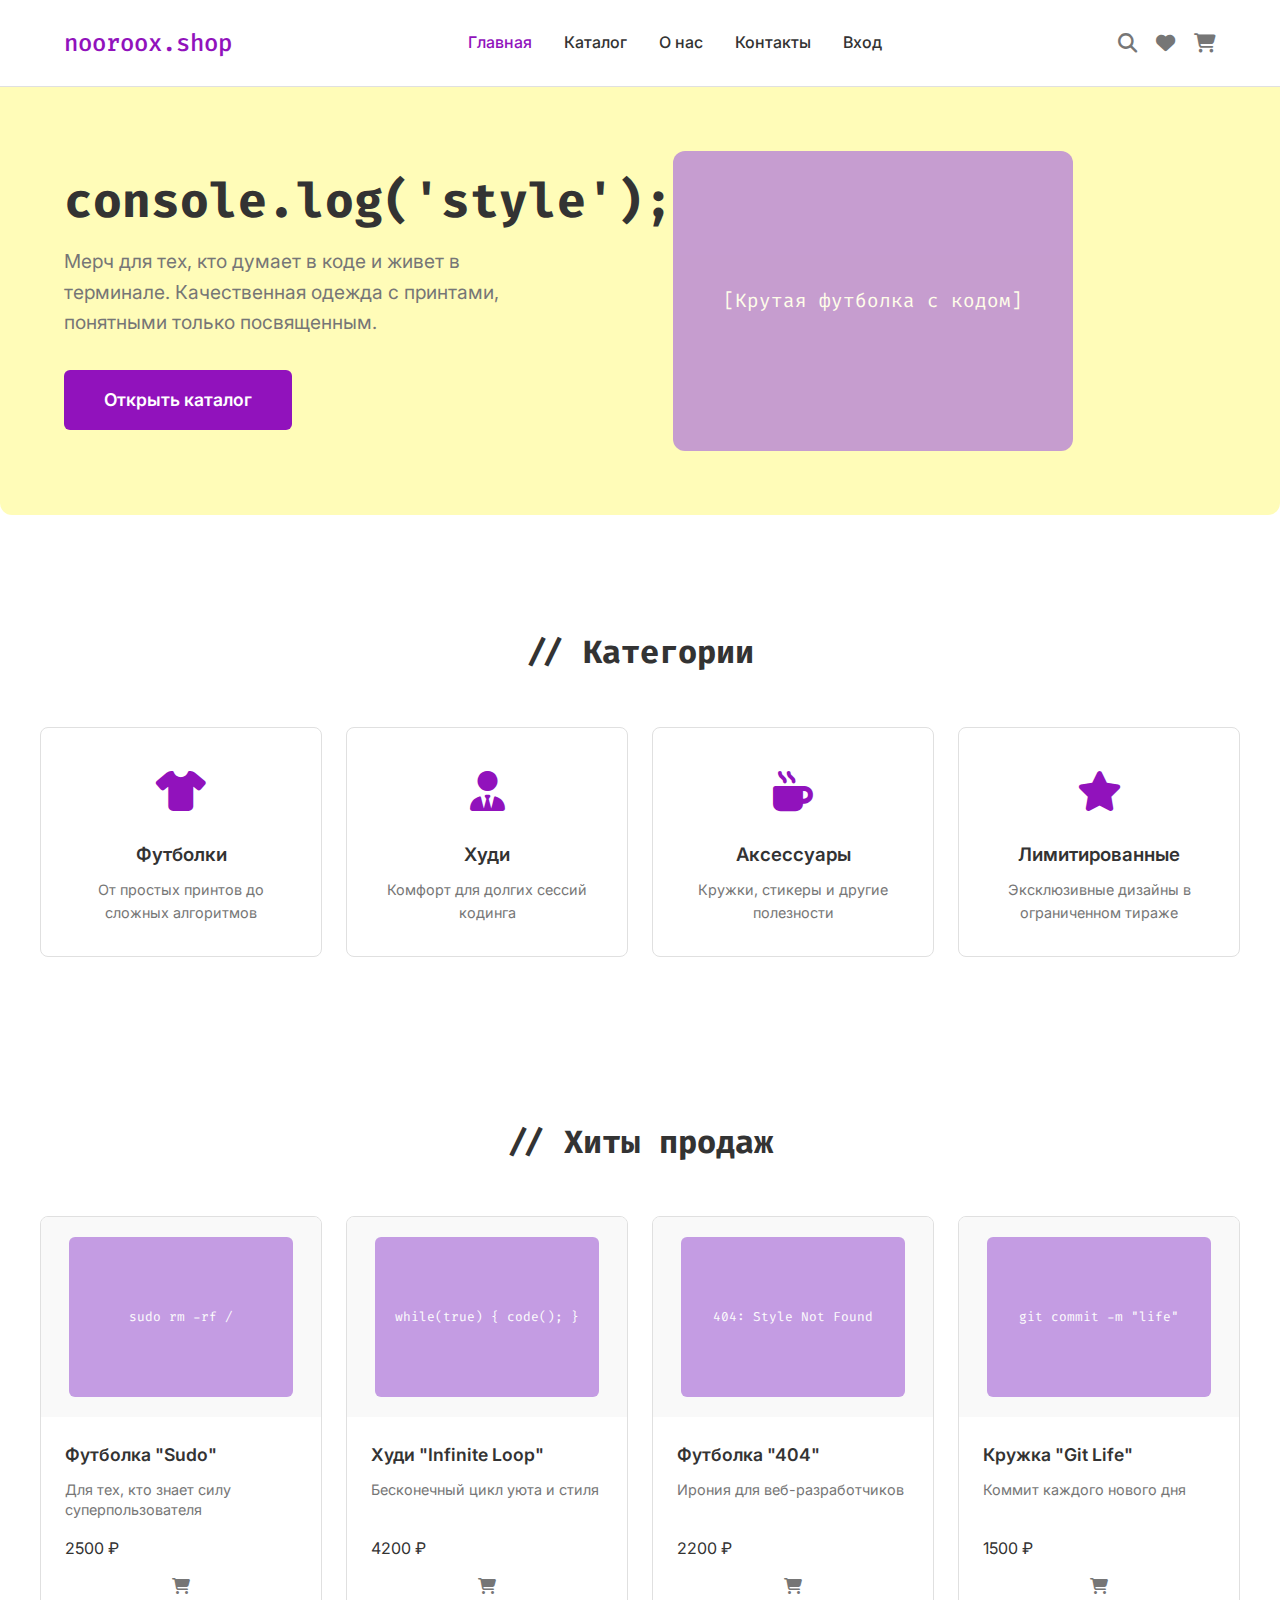
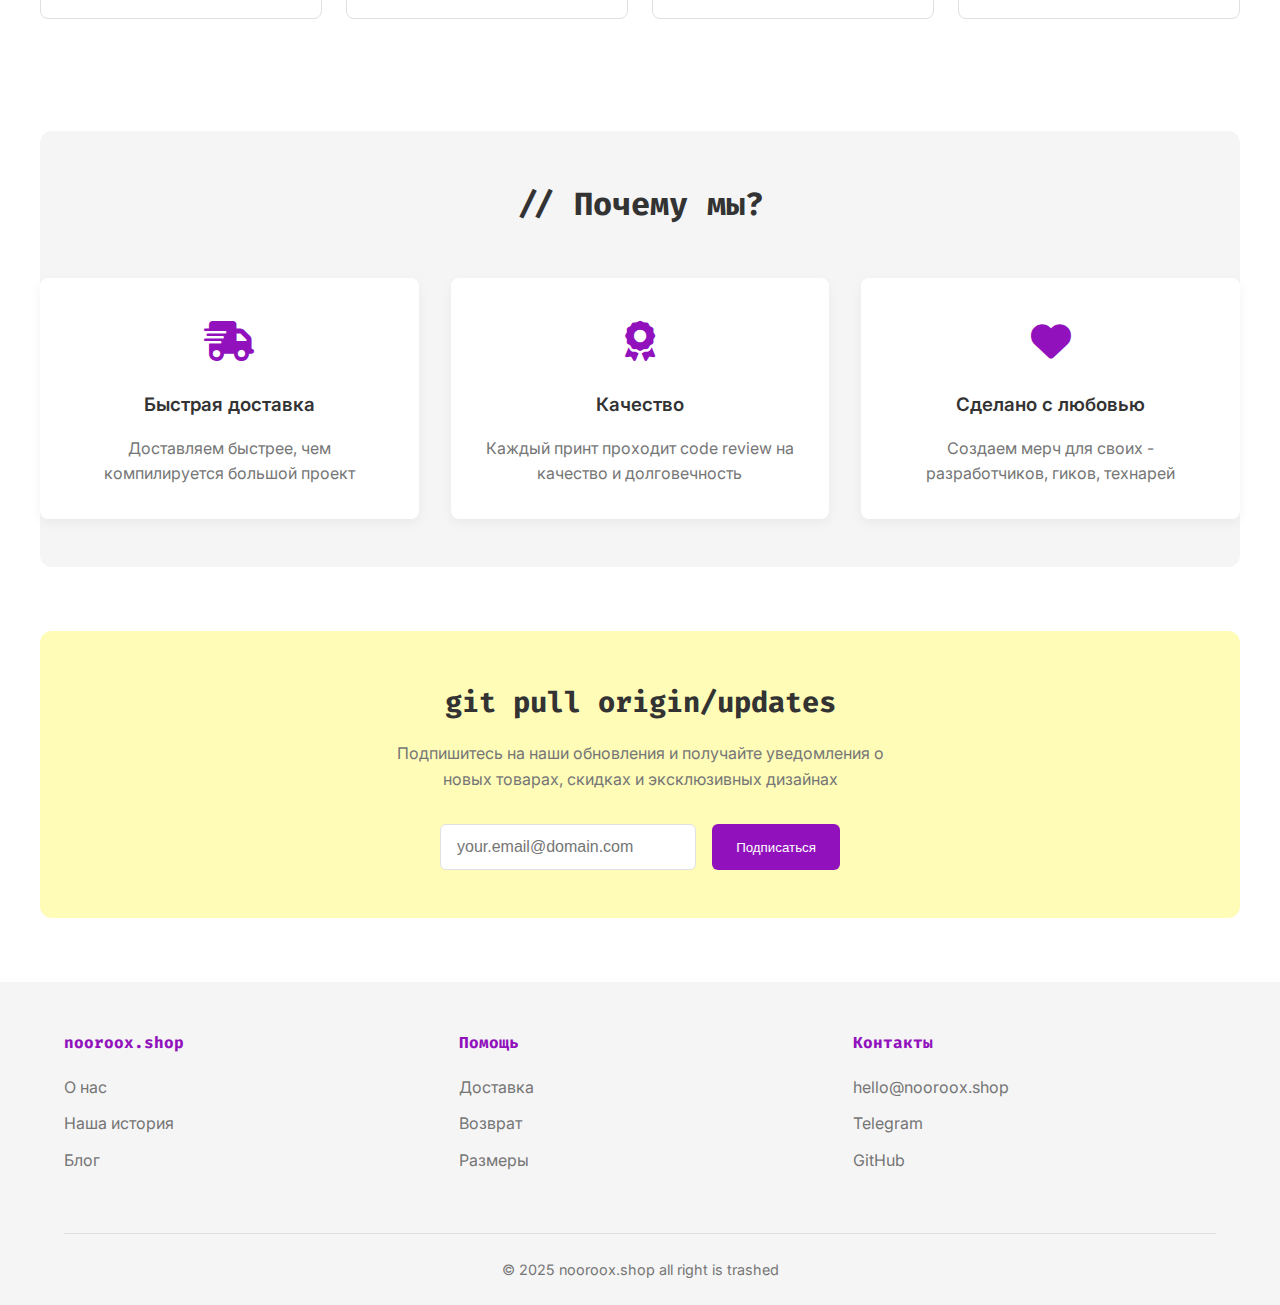
<file: index.html>
<!doctype html><html lang=ru><meta charset=UTF-8><meta name=viewport content="width=device-width,initial-scale=1"><title>nooroox.shop - IT мерч для гиков</title><link rel=preconnect href=https://fonts.googleapis.com><link rel=preconnect href=https://fonts.gstatic.com crossorigin><link href="https://fonts.googleapis.com/css2?family=Fira+Code:wght@400;500&family=Inter:wght@300;400;500;600&display=swap" rel=stylesheet><link rel=stylesheet href=https://cdnjs.cloudflare.com/ajax/libs/font-awesome/6.4.0/css/all.min.css><link rel=stylesheet href=src/css/styles.css><header><div class="container header-content"><a href=index.html class=logo>nooroox.shop</a><nav><ul><li><a href=index.html style=color:var(--accent-primary)>Главная</a><li><a href=catalog.html>Каталог</a><li><a href=about.html>О нас</a><li><a href=contacts.html>Контакты</a><li><a href=auth.html>Вход</a></ul></nav><div class=header-actions><i class="fas fa-search"></i>
<i class="fas fa-heart"></i>
<i class="fas fa-shopping-cart"></i></div></div></header><main><section class=hero><div class="container hero-content"><div class=hero-text><h1>console.log('style');</h1><p>Мерч для тех, кто думает в коде и живет в терминале. Качественная одежда с принтами, понятными только посвященным.</p><a href=catalog.html class=cta-button>Открыть каталог</a></div><div class=hero-image><div class=image-placeholder>[Крутая футболка с кодом]</div></div></div></section><section class="categories container"><h2 class=section-title>// Категории</h2><div class=categories-grid><div class=category-card><div class=category-icon><i class="fas fa-tshirt"></i></div><h3>Футболки</h3><p>От простых принтов до сложных алгоритмов</div><div class=category-card><div class=category-icon><i class="fas fa-user-tie"></i></div><h3>Худи</h3><p>Комфорт для долгих сессий кодинга</div><div class=category-card><div class=category-icon><i class="fas fa-mug-hot"></i></div><h3>Аксессуары</h3><p>Кружки, стикеры и другие полезности</div><div class=category-card><div class=category-icon><i class="fas fa-star"></i></div><h3>Лимитированные</h3><p>Эксклюзивные дизайны в ограниченном тираже</div></div></section><section class="bestsellers container"><h2 class=section-title>// Хиты продаж</h2><div class=products-grid><div class=product-card><div class=product-image><div>sudo rm -rf /</div></div><div class=product-info><h3>Футболка "Sudo"</h3><div class=product-description>Для тех, кто знает силу суперпользователя</div><div class=product-price>2500 ₽</div><div class=add-to-cart><i class="fas fa-shopping-cart"></i></div></div></div><div class=product-card><div class=product-image><div>while(true) { code(); }</div></div><div class=product-info><h3>Худи "Infinite Loop"</h3><div class=product-description>Бесконечный цикл уюта и стиля</div><div class=product-price>4200 ₽</div><div class=add-to-cart><i class="fas fa-shopping-cart"></i></div></div></div><div class=product-card><div class=product-image><div>404: Style Not Found</div></div><div class=product-info><h3>Футболка "404"</h3><div class=product-description>Ирония для веб-разработчиков</div><div class=product-price>2200 ₽</div><div class=add-to-cart><i class="fas fa-shopping-cart"></i></div></div></div><div class=product-card><div class=product-image><div>git commit -m "life"</div></div><div class=product-info><h3>Кружка "Git Life"</h3><div class=product-description>Коммит каждого нового дня</div><div class=product-price>1500 ₽</div><div class=add-to-cart><i class="fas fa-shopping-cart"></i></div></div></div></div></section><section class="features container"><h2 class=section-title>// Почему мы?</h2><div class=features-grid><div class=feature-card><div class=feature-icon><i class="fas fa-shipping-fast"></i></div><h3>Быстрая доставка</h3><p>Доставляем быстрее, чем компилируется большой проект</div><div class=feature-card><div class=feature-icon><i class="fas fa-award"></i></div><h3>Качество</h3><p>Каждый принт проходит code review на качество и долговечность</div><div class=feature-card><div class=feature-icon><i class="fas fa-heart"></i></div><h3>Сделано с любовью</h3><p>Создаем мерч для своих - разработчиков, гиков, технарей</div></div></section><section class="newsletter container"><h2>git pull origin/updates</h2><p>Подпишитесь на наши обновления и получайте уведомления о новых товарах, скидках и эксклюзивных дизайнах<form class=newsletter-form><input type=email class=newsletter-input placeholder=your.email@domain.com required>
<button class=newsletter-button>Подписаться</button></form></section></main><footer><div class=container><div class=footer-content><div class=footer-column><h4>nooroox.shop</h4><ul><li><a href=about.html>О нас</a><li><a href=#>Наша история</a><li><a href=#>Блог</a></ul></div><div class=footer-column><h4>Помощь</h4><ul><li><a href=#>Доставка</a><li><a href=#>Возврат</a><li><a href=#>Размеры</a></ul></div><div class=footer-column><h4>Контакты</h4><ul><li><a href=mailto:hello@nooroox.shop>hello@nooroox.shop</a><li><a href=#>Telegram</a><li><a href=#>GitHub</a></ul></div></div><div class=copyright>© 2025 nooroox.shop all right is trashed</div></div></footer>
</file>
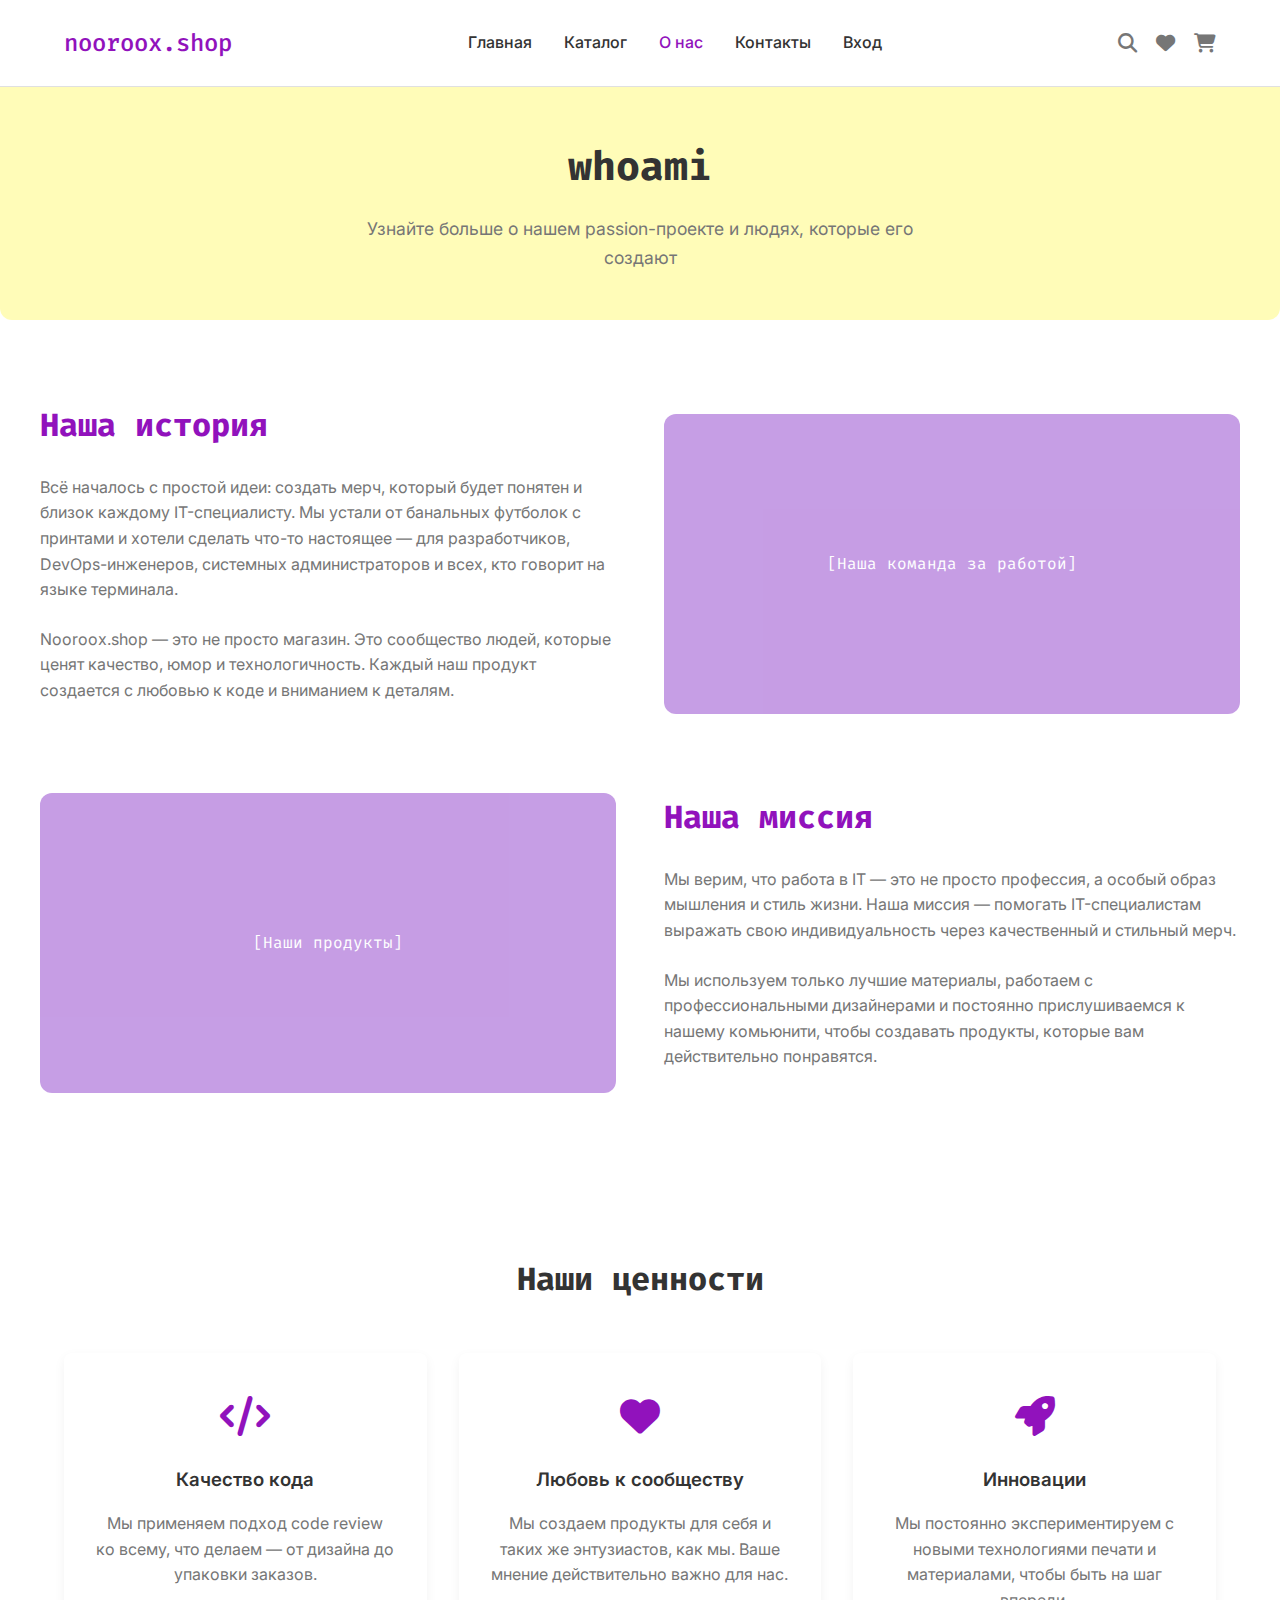
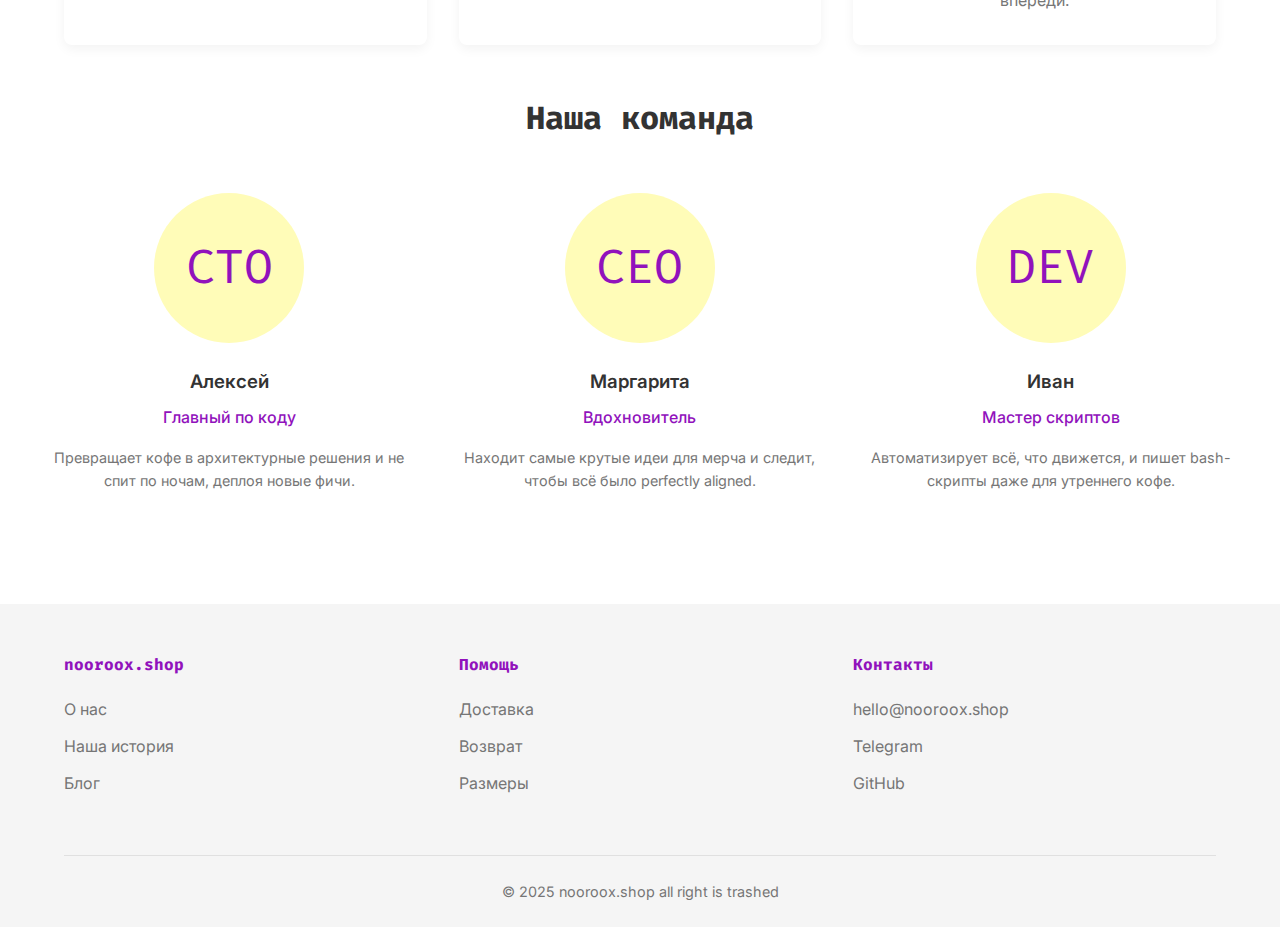
<file: about.html>
<!doctype html><html lang=ru><meta charset=UTF-8><meta name=viewport content="width=device-width,initial-scale=1"><title>О нас - nooroox.shop</title><link rel=preconnect href=https://fonts.googleapis.com><link rel=preconnect href=https://fonts.gstatic.com crossorigin><link href="https://fonts.googleapis.com/css2?family=Fira+Code:wght@400;500&family=Inter:wght@300;400;500;600&display=swap" rel=stylesheet><link rel=stylesheet href=https://cdnjs.cloudflare.com/ajax/libs/font-awesome/6.4.0/css/all.min.css><link rel=stylesheet href=src/css/styles.css><header><div class="container header-content"><a href=index.html class=logo>nooroox.shop</a><nav><ul><li><a href=index.html>Главная</a><li><a href=catalog.html>Каталог</a><li><a href=about.html style=color:var(--accent-primary)>О нас</a><li><a href=contacts.html>Контакты</a><li><a href=auth.html>Вход</a></ul></nav><div class=header-actions><i class="fas fa-search"></i>
<i class="fas fa-heart"></i>
<i class="fas fa-shopping-cart"></i></div></div></header><section class=page-title><div class=container><h1>whoami</h1><p>Узнайте больше о нашем passion-проекте и людях, которые его создают</div></section><section class="about-content container"><div class=about-grid><div class=about-text><h2>Наша история</h2><p>Всё началось с простой идеи: создать мерч, который будет понятен и близок каждому IT-специалисту. Мы устали от банальных футболок с принтами и хотели сделать что-то настоящее — для разработчиков, DevOps-инженеров, системных администраторов и всех, кто говорит на языке терминала.<p>Nooroox.shop — это не просто магазин. Это сообщество людей, которые ценят качество, юмор и технологичность. Каждый наш продукт создается с любовью к кодe и вниманием к деталям.</div><div class=about-image><div class=about-image-placeholder>[Наша команда за работой]</div></div></div><div class=about-grid><div class=about-image><div class=about-image-placeholder>[Наши продукты]</div></div><div class=about-text><h2>Наша миссия</h2><p>Мы верим, что работа в IT — это не просто профессия, а особый образ мышления и стиль жизни. Наша миссия — помогать IT-специалистам выражать свою индивидуальность через качественный и стильный мерч.<p>Мы используем только лучшие материалы, работаем с профессиональными дизайнерами и постоянно прислушиваемся к нашему комьюнити, чтобы создавать продукты, которые вам действительно понравятся.</div></div></section><section class=values><div class=container><h2>Наши ценности</h2><div class=values-grid><div class=value-card><div class=value-icon><i class="fas fa-code"></i></div><h3>Качество кода</h3><p>Мы применяем подход code review ко всему, что делаем — от дизайна до упаковки заказов.</div><div class=value-card><div class=value-icon><i class="fas fa-heart"></i></div><h3>Любовь к сообществу</h3><p>Мы создаем продукты для себя и таких же энтузиастов, как мы. Ваше мнение действительно важно для нас.</div><div class=value-card><div class=value-icon><i class="fas fa-rocket"></i></div><h3>Инновации</h3><p>Мы постоянно экспериментируем с новыми технологиями печати и материалами, чтобы быть на шаг впереди.</div></div></section><section class="team container"><h2>Наша команда</h2><div class=team-grid><div class=team-member><div class=team-avatar>CTO</div><h3>Алексей</h3><div class=team-role>Главный по коду</div><p>Превращает кофе в архитектурные решения и не спит по ночам, деплоя новые фичи.</div><div class=team-member><div class=team-avatar>CEO</div><h3>Маргарита</h3><div class=team-role>Вдохновитель</div><p>Находит самые крутые идеи для мерча и следит, чтобы всё было perfectly aligned.</div><div class=team-member><div class=team-avatar>DEV</div><h3>Иван</h3><div class=team-role>Мастер скриптов</div><p>Автоматизирует всё, что движется, и пишет bash-скрипты даже для утреннего кофе.</div></div></section><footer><div class=container><div class=footer-content><div class=footer-column><h4>nooroox.shop</h4><ul><li><a href=about.html>О нас</a><li><a href=#>Наша история</a><li><a href=#>Блог</a></ul></div><div class=footer-column><h4>Помощь</h4><ul><li><a href=#>Доставка</a><li><a href=#>Возврат</a><li><a href=#>Размеры</a></ul></div><div class=footer-column><h4>Контакты</h4><ul><li><a href=mailto:hello@nooroox.shop>hello@nooroox.shop</a><li><a href=#>Telegram</a><li><a href=#>GitHub</a></ul></div></div><div class=copyright>© 2025 nooroox.shop all right is trashed</div></div></footer>
</file>
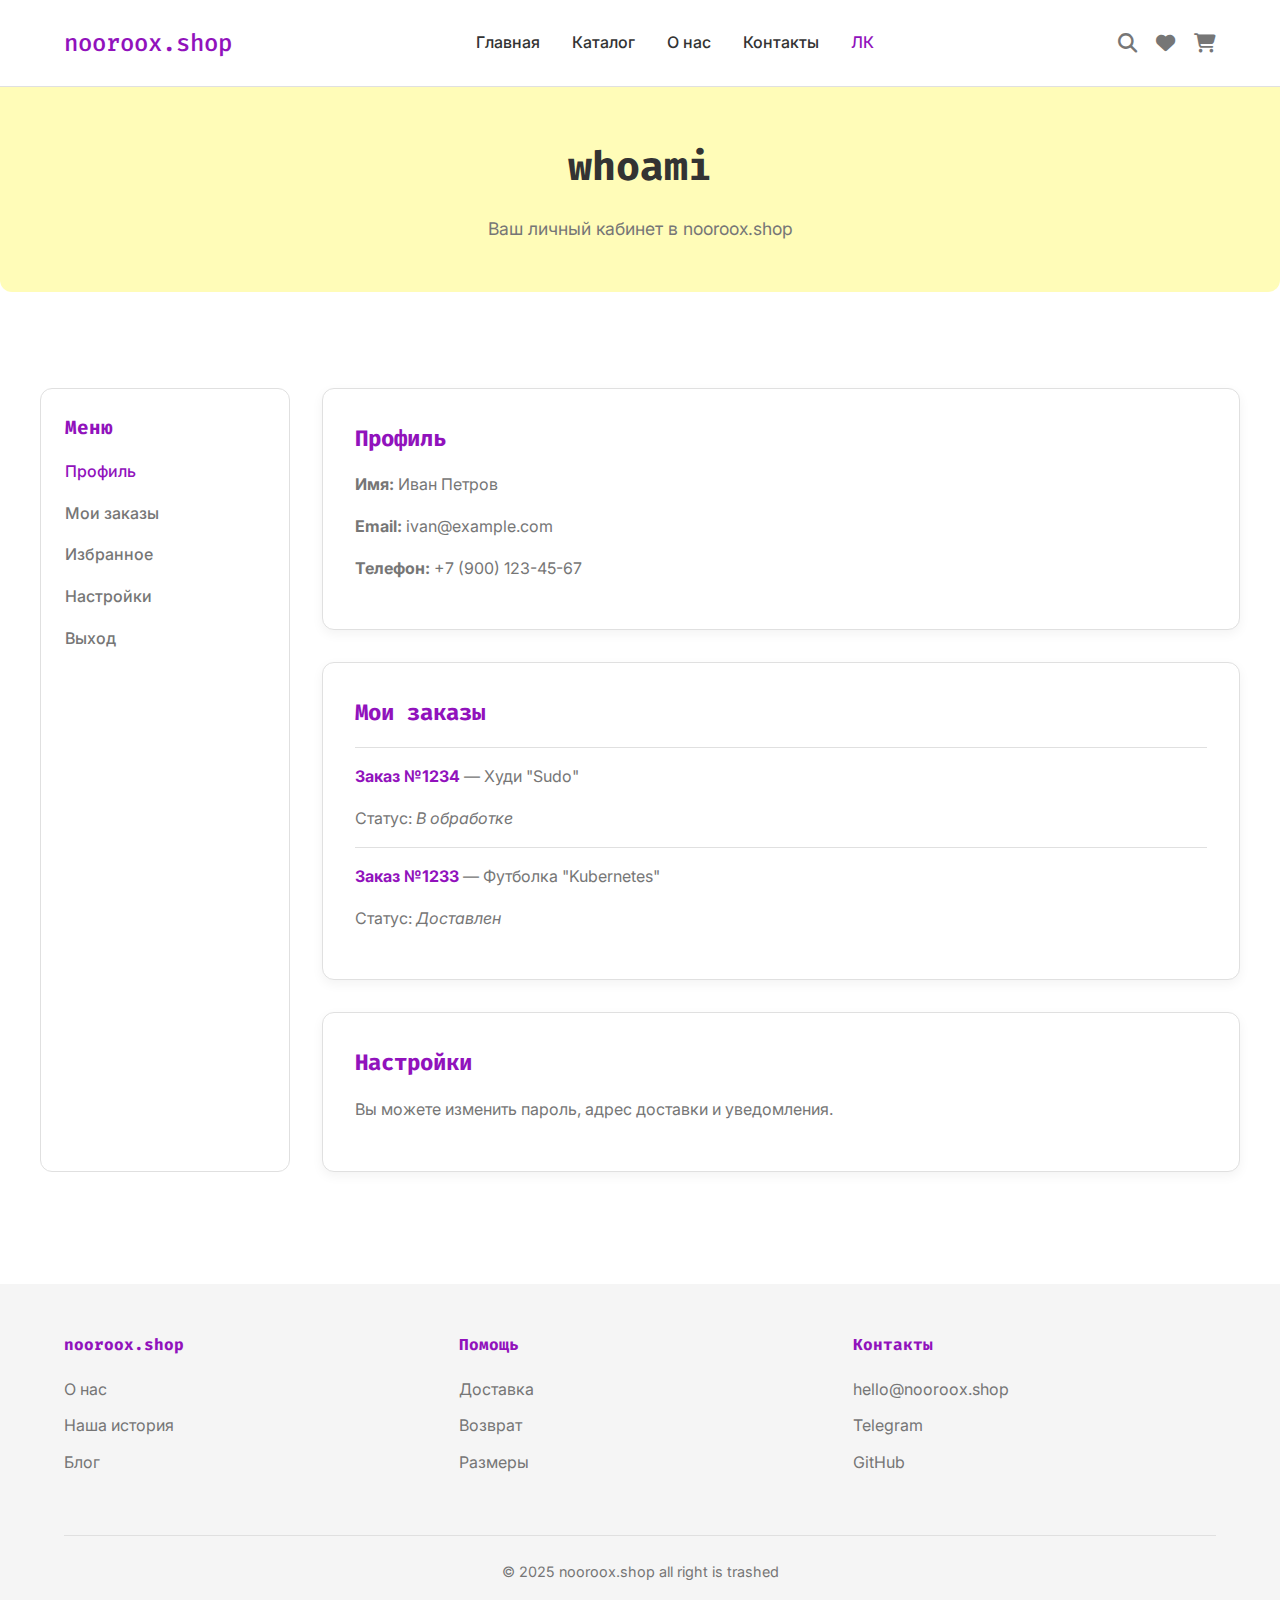
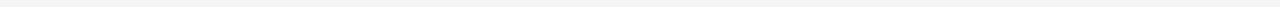
<file: account.html>
<!doctype html><html lang=ru><meta charset=UTF-8><meta name=viewport content="width=device-width,initial-scale=1"><title>Личный кабинет - nooroox.shop</title><link rel=preconnect href=https://fonts.googleapis.com><link rel=preconnect href=https://fonts.gstatic.com crossorigin><link href="https://fonts.googleapis.com/css2?family=Fira+Code:wght@400;500&family=Inter:wght@300;400;500;600&display=swap" rel=stylesheet><link rel=stylesheet href=https://cdnjs.cloudflare.com/ajax/libs/font-awesome/6.4.0/css/all.min.css><link rel=stylesheet href=src/css/styles.css><header><div class="container header-content"><a href=index.html class=logo>nooroox.shop</a><nav><ul><li><a href=index.html>Главная</a><li><a href=catalog.html>Каталог</a><li><a href=about.html>О нас</a><li><a href=contacts.html>Контакты</a><li><a href=account.html style=color:var(--accent-primary)>ЛК</a></ul></nav><div class=header-actions><i class="fas fa-search"></i>
<i class="fas fa-heart"></i>
<i class="fas fa-shopping-cart"></i></div></div></header><section class=page-title><div class=container><h1>whoami</h1><p>Ваш личный кабинет в nooroox.shop</div></section><section class="account container"><div class=account-grid><aside class=account-sidebar><h2>Меню</h2><ul class=account-menu><li><a href=# class=active>Профиль</a><li><a href=#>Мои заказы</a><li><a href=#>Избранное</a><li><a href=#>Настройки</a><li><a href=#>Выход</a></ul></aside><div class=account-content><div class=account-card><h3>Профиль</h3><p><strong>Имя:</strong> Иван Петров<p><strong>Email:</strong> ivan@example.com<p><strong>Телефон:</strong> +7 (900) 123-45-67</div><div class=account-card><h3>Мои заказы</h3><div class=order><p><strong>Заказ №1234</strong> — Худи "Sudo"<p>Статус: <em>В обработке</em></div><div class=order><p><strong>Заказ №1233</strong> — Футболка "Kubernetes"<p>Статус: <em>Доставлен</em></div></div><div class=account-card><h3>Настройки</h3><p>Вы можете изменить пароль, адрес доставки и уведомления.</div></div></div></section><footer><div class=container><div class=footer-content><div class=footer-column><h4>nooroox.shop</h4><ul><li><a href=about.html>О нас</a><li><a href=#>Наша история</a><li><a href=#>Блог</a></ul></div><div class=footer-column><h4>Помощь</h4><ul><li><a href=#>Доставка</a><li><a href=#>Возврат</a><li><a href=#>Размеры</a></ul></div><div class=footer-column><h4>Контакты</h4><ul><li><a href=mailto:hello@nooroox.shop>hello@nooroox.shop</a><li><a href=#>Telegram</a><li><a href=#>GitHub</a></ul></div></div><div class=copyright>© 2025 nooroox.shop all right is trashed</div></div></footer>
</file>
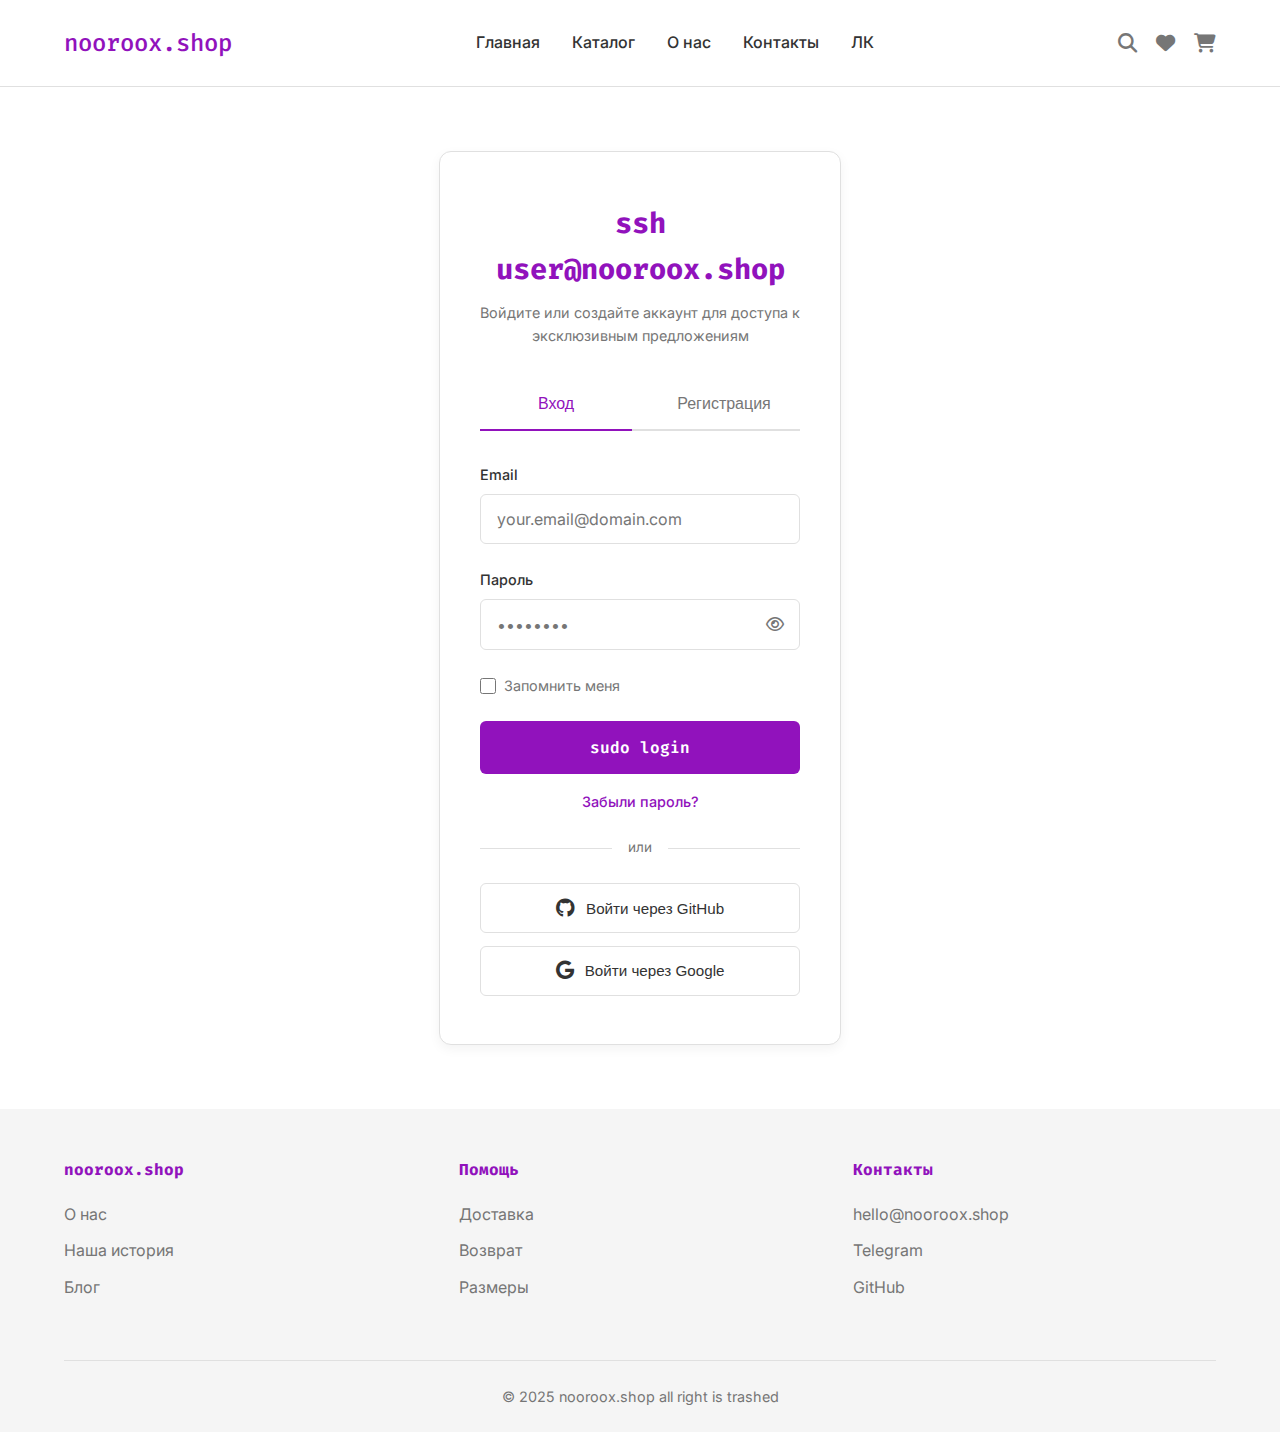
<file: auth.html>
<!doctype html><html lang=ru><meta charset=UTF-8><meta name=viewport content="width=device-width,initial-scale=1"><title>Вход / Регистрация - nooroox.shop</title><link rel=preconnect href=https://fonts.googleapis.com><link rel=preconnect href=https://fonts.gstatic.com crossorigin><link href="https://fonts.googleapis.com/css2?family=Fira+Code:wght@400;500&family=Inter:wght@300;400;500;600&display=swap" rel=stylesheet><link rel=stylesheet href=https://cdnjs.cloudflare.com/ajax/libs/font-awesome/6.4.0/css/all.min.css><link rel=stylesheet href=src/css/styles.css><style>.auth-container{max-width:450px;margin:4rem auto;padding:0 1.5rem}.auth-card{background:#fff;border:1px solid var(--border-light);border-radius:12px;padding:3rem 2.5rem;box-shadow:0 4px 12px rgba(0,0,0,5%)}.auth-header{text-align:center;margin-bottom:2rem}.auth-header h1{font-family:fira code,monospace;font-size:1.8rem;color:var(--accent-primary);margin-bottom:.5rem}.auth-header p{color:var(--text-light);font-size:.9rem}.auth-tabs{display:flex;gap:1rem;margin-bottom:2rem;border-bottom:2px solid var(--border-light)}.auth-tab{flex:1;padding:1rem;background:0 0;border:none;font-size:1rem;font-weight:500;color:var(--text-light);cursor:pointer;transition:all .3s ease;position:relative}.auth-tab:hover{color:var(--accent-primary)}.auth-tab.active{color:var(--accent-primary)}.auth-tab.active::after{content:'';position:absolute;bottom:-2px;left:0;right:0;height:2px;background-color:var(--accent-primary)}.auth-form{display:none}.auth-form.active{display:block}.form-group{margin-bottom:1.5rem}.form-label{display:block;margin-bottom:.5rem;font-weight:500;color:var(--text-dark);font-size:.9rem}.form-input{width:100%;padding:.9rem 1rem;border:1px solid var(--border-light);border-radius:6px;font-size:1rem;font-family:inter,sans-serif;transition:all .3s ease}.form-input:focus{outline:none;border-color:var(--accent-primary);box-shadow:0 0 0 3px rgba(145,18,188,.1)}.form-input::placeholder{color:var(--text-light)}.password-toggle{position:relative}.password-toggle-btn{position:absolute;right:1rem;top:50%;transform:translateY(-50%);background:0 0;border:none;color:var(--text-light);cursor:pointer;font-size:1rem;transition:color .2s ease}.password-toggle-btn:hover{color:var(--accent-primary)}.form-checkbox{display:flex;align-items:center;gap:.5rem;margin-bottom:1.5rem}.form-checkbox input{accent-color:var(--accent-primary);width:16px;height:16px;cursor:pointer}.form-checkbox label{font-size:.9rem;color:var(--text-light);cursor:pointer}.form-submit{width:100%;padding:1rem;background-color:var(--accent-primary);color:#fff;border:none;border-radius:6px;font-size:1rem;font-weight:600;cursor:pointer;transition:all .3s ease;font-family:fira code,monospace}.form-submit:hover{background-color:var(--accent-secondary);color:var(--text-dark);transform:translateY(-2px)}.form-link{text-align:center;margin-top:1rem;font-size:.9rem;color:var(--text-light)}.form-link a{color:var(--accent-primary);font-weight:500;transition:color .2s ease}.form-link a:hover{color:var(--accent-secondary)}.divider{display:flex;align-items:center;margin:1.5rem 0;color:var(--text-light);font-size:.85rem}.divider::before,.divider::after{content:'';flex:1;height:1px;background-color:var(--border-light)}.divider span{padding:0 1rem}.social-login{display:flex;flex-direction:column;gap:.8rem}.social-btn{display:flex;align-items:center;justify-content:center;gap:.7rem;padding:.9rem;border:1px solid var(--border-light);border-radius:6px;background:#fff;color:var(--text-dark);font-weight:500;cursor:pointer;transition:all .3s ease;font-size:.95rem}.social-btn:hover{border-color:var(--accent-primary);background-color:rgba(145,18,188,5%)}.social-btn i{font-size:1.2rem}.error-message{display:none;padding:.8rem;background-color:#ffe5e5;border:1px solid #fcc;border-radius:6px;color:#c00;font-size:.85rem;margin-bottom:1rem}.error-message.show{display:block}@media(max-width:480px){.auth-card{padding:2rem 1.5rem}.auth-header h1{font-size:1.5rem}}</style><header><div class="container header-content"><a href=index.html class=logo>nooroox.shop</a><nav><ul><li><a href=index.html>Главная</a><li><a href=catalog.html>Каталог</a><li><a href=about.html>О нас</a><li><a href=contacts.html>Контакты</a><li><a href=account.html>ЛК</a></ul></nav><div class=header-actions><i class="fas fa-search"></i>
<i class="fas fa-heart"></i>
<i class="fas fa-shopping-cart"></i></div></div></header><main><div class=auth-container><div class=auth-card><div class=auth-header><h1>ssh user@nooroox.shop</h1><p>Войдите или создайте аккаунт для доступа к эксклюзивным предложениям</div><div class=auth-tabs><button class="auth-tab active" data-tab=login>Вход</button>
<button class=auth-tab data-tab=register>Регистрация</button></div><form class="auth-form active" id=login-form><div class=error-message id=login-error></div><div class=form-group><label class=form-label for=login-email>Email</label>
<input type=email id=login-email class=form-input placeholder=your.email@domain.com required></div><div class=form-group><label class=form-label for=login-password>Пароль</label><div class=password-toggle><input type=password id=login-password class=form-input placeholder=•••••••• required>
<button type=button class=password-toggle-btn data-target=login-password>
<i class="far fa-eye"></i></button></div></div><div class=form-checkbox><input type=checkbox id=remember-me>
<label for=remember-me>Запомнить меня</label></div><button class=form-submit>
sudo login</button><div class=form-link><a href=#>Забыли пароль?</a></div><div class=divider><span>или</span></div><div class=social-login><button type=button class=social-btn>
<i class="fab fa-github"></i>
Войти через GitHub
</button>
<button type=button class=social-btn>
<i class="fab fa-google"></i>
Войти через Google</button></div></form><form class=auth-form id=register-form><div class=error-message id=register-error></div><div class=form-group><label class=form-label for=register-name>Имя</label>
<input id=register-name class=form-input placeholder="Иван Петров" required></div><div class=form-group><label class=form-label for=register-email>Email</label>
<input type=email id=register-email class=form-input placeholder=your.email@domain.com required></div><div class=form-group><label class=form-label for=register-password>Пароль</label><div class=password-toggle><input type=password id=register-password class=form-input placeholder="Минимум 8 символов" required minlength=8>
<button type=button class=password-toggle-btn data-target=register-password>
<i class="far fa-eye"></i></button></div></div><div class=form-group><label class=form-label for=register-password-confirm>Подтвердите пароль</label><div class=password-toggle><input type=password id=register-password-confirm class=form-input placeholder="Повторите пароль" required>
<button type=button class=password-toggle-btn data-target=register-password-confirm>
<i class="far fa-eye"></i></button></div></div><div class=form-checkbox><input type=checkbox id=accept-terms required>
<label for=accept-terms>Я принимаю <a href=#>условия использования</a></label></div><button class=form-submit>
git init --user</button><div class=divider><span>или</span></div><div class=social-login><button type=button class=social-btn>
<i class="fab fa-github"></i>
Регистрация через GitHub
</button>
<button type=button class=social-btn>
<i class="fab fa-google"></i>
Регистрация через Google</button></div></form></div></div></main><footer><div class=container><div class=footer-content><div class=footer-column><h4>nooroox.shop</h4><ul><li><a href=about.html>О нас</a><li><a href=#>Наша история</a><li><a href=#>Блог</a></ul></div><div class=footer-column><h4>Помощь</h4><ul><li><a href=#>Доставка</a><li><a href=#>Возврат</a><li><a href=#>Размеры</a></ul></div><div class=footer-column><h4>Контакты</h4><ul><li><a href=mailto:hello@nooroox.shop>hello@nooroox.shop</a><li><a href=#>Telegram</a><li><a href=#>GitHub</a></ul></div></div><div class=copyright>© 2025 nooroox.shop all right is trashed</div></div></footer><script>const tabs=document.querySelectorAll(".auth-tab"),forms=document.querySelectorAll(".auth-form");tabs.forEach(e=>{e.addEventListener("click",()=>{const t=e.dataset.tab;tabs.forEach(e=>e.classList.remove("active")),forms.forEach(e=>e.classList.remove("active")),e.classList.add("active"),document.getElementById(`${t}-form`).classList.add("active")})});const toggleButtons=document.querySelectorAll(".password-toggle-btn");toggleButtons.forEach(e=>{e.addEventListener("click",()=>{const s=e.dataset.target,n=document.getElementById(s),t=e.querySelector("i");n.type==="password"?(n.type="text",t.classList.remove("fa-eye"),t.classList.add("fa-eye-slash")):(n.type="password",t.classList.remove("fa-eye-slash"),t.classList.add("fa-eye"))})}),document.getElementById("login-form").addEventListener("submit",e=>{e.preventDefault();const n=document.getElementById("login-email").value,s=document.getElementById("login-password").value,t=document.getElementById("login-error");if(!n||!s){t.textContent="Заполните все поля",t.classList.add("show");return}t.classList.remove("show"),console.log("Вход:",{email:n,password:s}),alert("Добро пожаловать! В реальном приложении здесь был бы редирект на account.html... Но его здесь нет > . >")}),document.getElementById("register-form").addEventListener("submit",e=>{e.preventDefault();const s=document.getElementById("register-name").value,o=document.getElementById("register-email").value,n=document.getElementById("register-password").value,i=document.getElementById("register-password-confirm").value,a=document.getElementById("accept-terms").checked,t=document.getElementById("register-error");if(!s||!o||!n||!i){t.textContent="Заполните все поля",t.classList.add("show");return}if(n.length<8){t.textContent="Пароль должен содержать минимум 8 символов",t.classList.add("show");return}if(n!==i){t.textContent="Пароли не совпадают",t.classList.add("show");return}if(!a){t.textContent="Примите условия использования",t.classList.add("show");return}t.classList.remove("show"),console.log("Регистрация:",{name:s,email:o,password:n}),alert("Добро пожаловать! В реальном приложении здесь был бы редирект на account.html... Но его здесь нет > . >")}),document.querySelectorAll(".social-btn").forEach(e=>{e.addEventListener("click",()=>{const t=e.textContent.includes("GitHub")?"GitHub":"Google";alert(`В реальном приложении здесь был бы OAuth вход через ${t}. Но его здесь нет > . >`)})})</script>
</file>
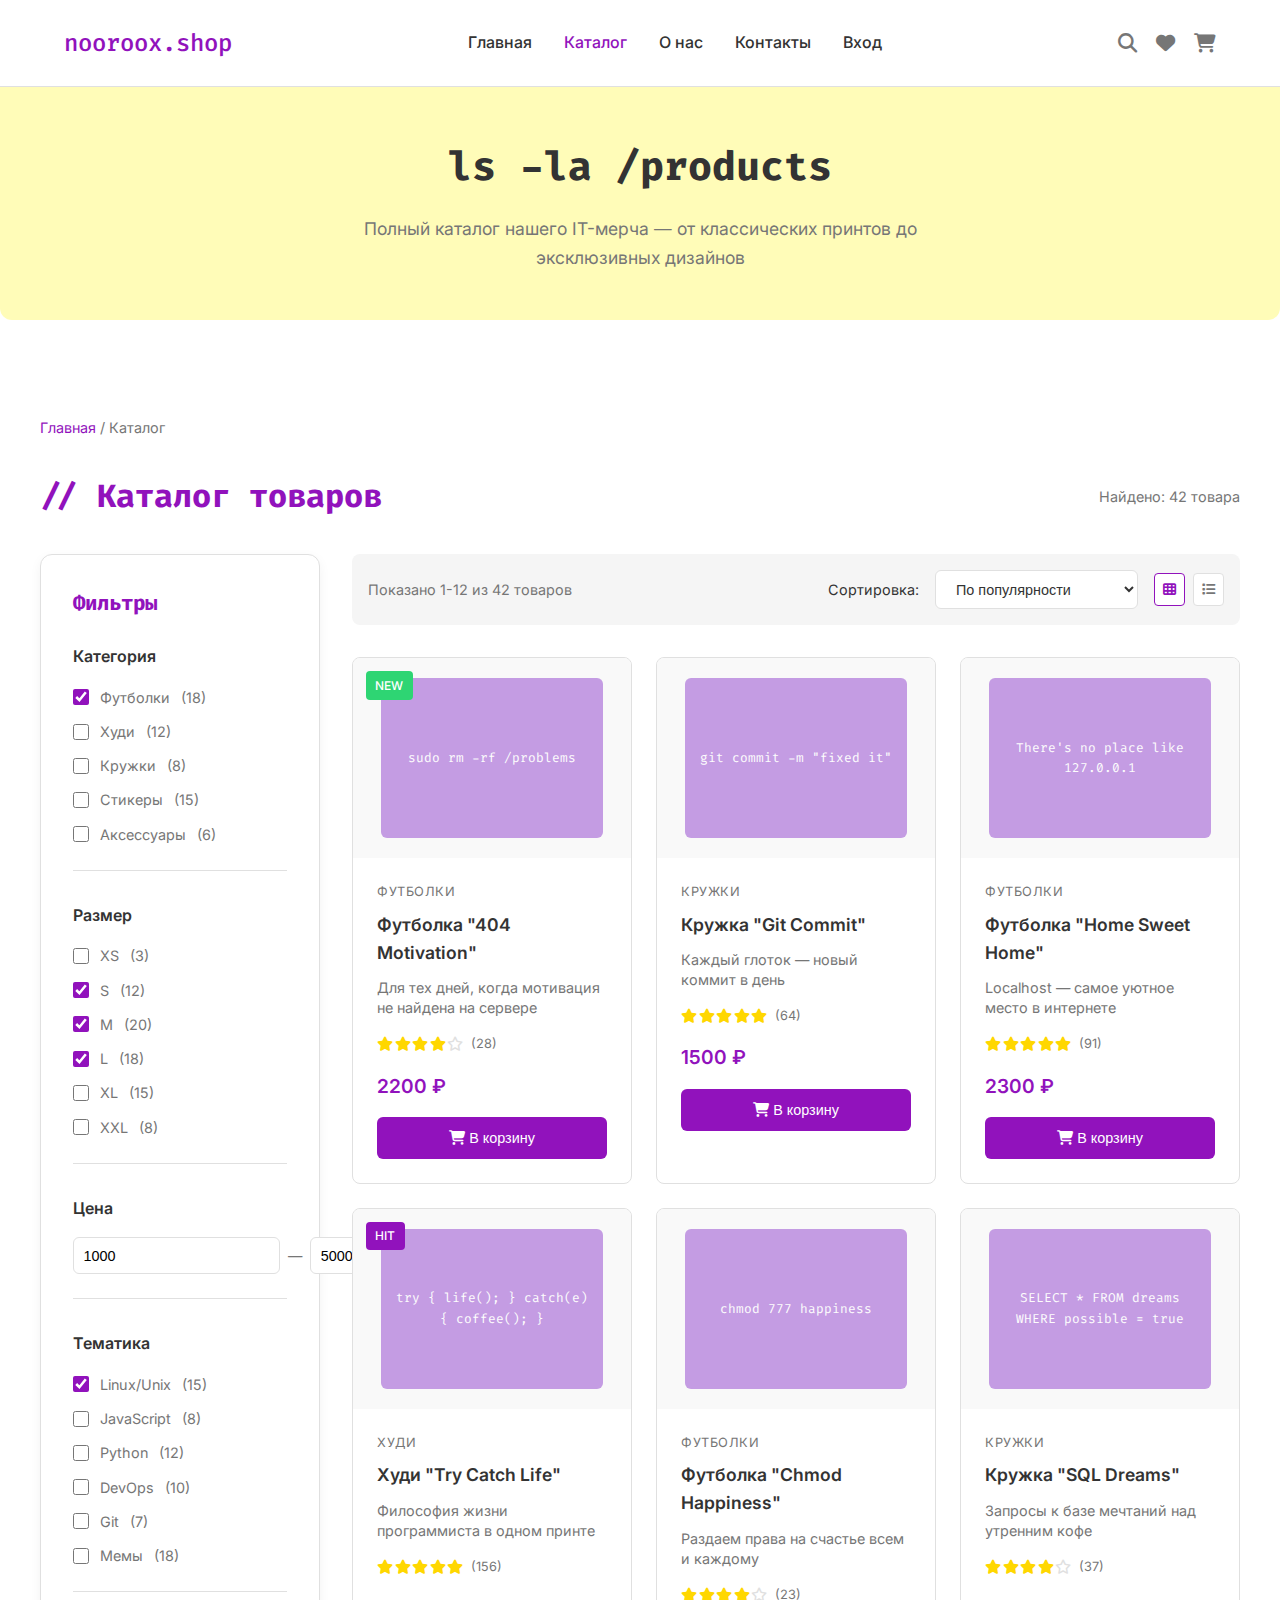
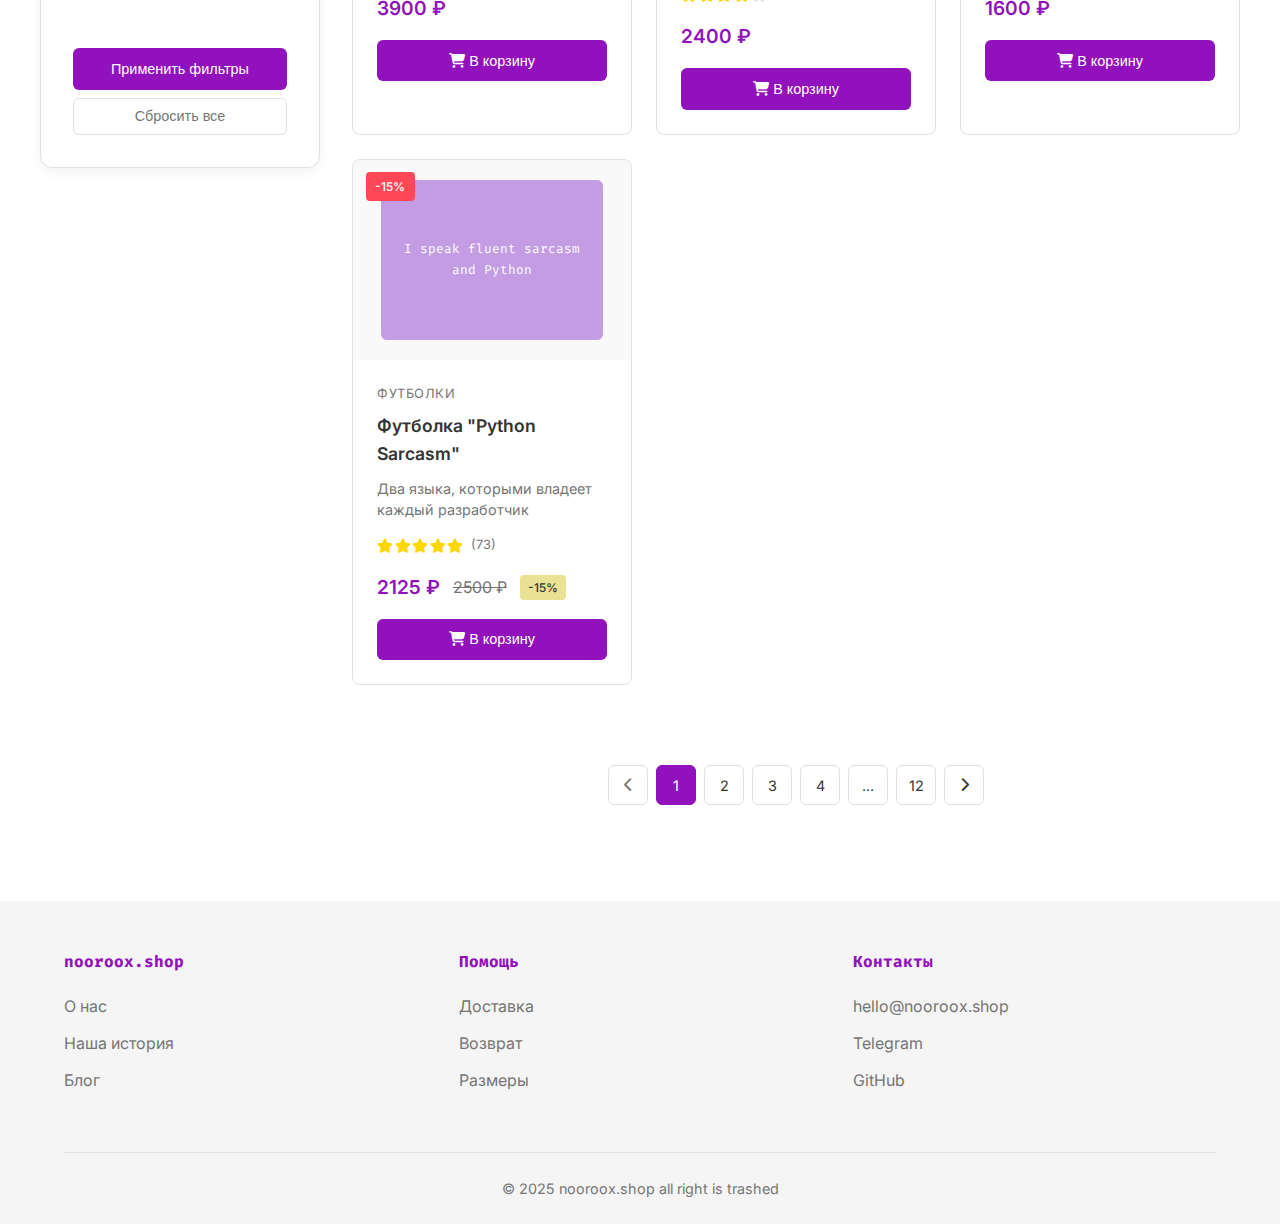
<file: catalog.html>
<!doctype html><html lang=ru><meta charset=UTF-8><meta name=viewport content="width=device-width,initial-scale=1"><title>Каталог - nooroox.shop</title><link rel=preconnect href=https://fonts.googleapis.com><link rel=preconnect href=https://fonts.gstatic.com crossorigin><link href="https://fonts.googleapis.com/css2?family=Fira+Code:wght@400;500&family=Inter:wght@300;400;500;600&display=swap" rel=stylesheet><link rel=stylesheet href=https://cdnjs.cloudflare.com/ajax/libs/font-awesome/6.4.0/css/all.min.css><link rel=stylesheet href=src/css/styles.css><header><div class="container header-content"><a href=index.html class=logo>nooroox.shop</a><nav><ul><li><a href=index.html>Главная</a><li><a href=catalog.html style=color:var(--accent-primary)>Каталог</a><li><a href=about.html>О нас</a><li><a href=contacts.html>Контакты</a><li><a href=auth.html>Вход</a></ul></nav><div class=header-actions><i class="fas fa-search"></i>
<i class="fas fa-heart"></i>
<i class="fas fa-shopping-cart"></i></div></div></header><section class=page-title><div class=container><h1>ls -la /products</h1><p>Полный каталог нашего IT-мерча — от классических принтов до эксклюзивных дизайнов</div></section><main class="catalog-page container"><div class=breadcrumbs><a href=index.html>Главная</a> / Каталог</div><div class=catalog-header><h2 class=catalog-title>// Каталог товаров</h2><div class=catalog-stats>Найдено: 42 товара</div></div><div class=catalog-container><aside class=filters><h2>Фильтры</h2><div class=filter-group><h3>Категория</h3><div class=filter-options><label><input type=checkbox checked> Футболки <span>(18)</span></label>
<label><input type=checkbox> Худи <span>(12)</span></label>
<label><input type=checkbox> Кружки <span>(8)</span></label>
<label><input type=checkbox> Стикеры <span>(15)</span></label>
<label><input type=checkbox> Аксессуары <span>(6)</span></label></div></div><div class=filter-group><h3>Размер</h3><div class=filter-options><label><input type=checkbox> XS <span>(3)</span></label>
<label><input type=checkbox checked> S <span>(12)</span></label>
<label><input type=checkbox checked> M <span>(20)</span></label>
<label><input type=checkbox checked> L <span>(18)</span></label>
<label><input type=checkbox> XL <span>(15)</span></label>
<label><input type=checkbox> XXL <span>(8)</span></label></div></div><div class=filter-group><h3>Цена</h3><div class=price-range><input type=number placeholder=От value=1000>
<span class=price-separator>—</span>
<input type=number placeholder=До value=5000></div></div><div class=filter-group><h3>Тематика</h3><div class=filter-options><label><input type=checkbox checked> Linux/Unix <span>(15)</span></label>
<label><input type=checkbox> JavaScript <span>(8)</span></label>
<label><input type=checkbox> Python <span>(12)</span></label>
<label><input type=checkbox> DevOps <span>(10)</span></label>
<label><input type=checkbox> Git <span>(7)</span></label>
<label><input type=checkbox> Мемы <span>(18)</span></label></div></div><button class=apply-filters>Применить фильтры</button>
<button class=clear-filters>Сбросить все</button></aside><section class=products-section><div class=products-header><div class=results-info>Показано 1-12 из 42 товаров</div><div class=sort-controls><span class=sort-label>Сортировка:</span>
<select class=sort-select><option>По популярности<option>По цене: возрастанию<option>По цене: убыванию<option>По новизне<option>По рейтингу</select><div class=view-toggle><button class="view-btn active" data-view=grid>
<i class="fas fa-th"></i>
</button>
<button class=view-btn data-view=list>
<i class="fas fa-list"></i></button></div></div></div><div class=products-grid><div class=product-card><div class="product-badge new">NEW</div><div class=product-image><div>sudo rm -rf /problems</div></div><div class=product-actions><button class=action-btn title="В избранное">
<i class="far fa-heart"></i>
</button>
<button class=action-btn title="Быстрый просмотр">
<i class="far fa-eye"></i></button></div><div class=product-info><div class=product-category>Футболки</div><h3>Футболка "404 Motivation"</h3><div class=product-description>Для тех дней, когда мотивация не найдена на сервере</div><div class=product-rating><div class=stars><i class="fas fa-star star"></i>
<i class="fas fa-star star"></i>
<i class="fas fa-star star"></i>
<i class="fas fa-star star"></i>
<i class="far fa-star star empty"></i></div><span class=rating-count>(28)</span></div><div class=product-price><span class=current-price>2200 ₽</span></div><button class=add-to-cart-btn>
<i class="fas fa-shopping-cart"></i> В корзину</button></div></div><div class=product-card><div class=product-image><div>git commit -m "fixed it"</div></div><div class=product-actions><button class=action-btn title="В избранное">
<i class="far fa-heart"></i>
</button>
<button class=action-btn title="Быстрый просмотр">
<i class="far fa-eye"></i></button></div><div class=product-info><div class=product-category>Кружки</div><h3>Кружка "Git Commit"</h3><div class=product-description>Каждый глоток — новый коммит в день</div><div class=product-rating><div class=stars><i class="fas fa-star star"></i>
<i class="fas fa-star star"></i>
<i class="fas fa-star star"></i>
<i class="fas fa-star star"></i>
<i class="fas fa-star star"></i></div><span class=rating-count>(64)</span></div><div class=product-price><span class=current-price>1500 ₽</span></div><button class=add-to-cart-btn>
<i class="fas fa-shopping-cart"></i> В корзину</button></div></div><div class=product-card><div class=product-image><div>There's no place like 127.0.0.1</div></div><div class=product-actions><button class=action-btn title="В избранное">
<i class="far fa-heart"></i>
</button>
<button class=action-btn title="Быстрый просмотр">
<i class="far fa-eye"></i></button></div><div class=product-info><div class=product-category>Футболки</div><h3>Футболка "Home Sweet Home"</h3><div class=product-description>Localhost — самое уютное место в интернете</div><div class=product-rating><div class=stars><i class="fas fa-star star"></i>
<i class="fas fa-star star"></i>
<i class="fas fa-star star"></i>
<i class="fas fa-star star"></i>
<i class="fas fa-star star"></i></div><span class=rating-count>(91)</span></div><div class=product-price><span class=current-price>2300 ₽</span></div><button class=add-to-cart-btn>
<i class="fas fa-shopping-cart"></i> В корзину</button></div></div><div class=product-card><div class=product-badge>HIT</div><div class=product-image><div>try { life(); } catch(e) { coffee(); }</div></div><div class=product-actions><button class=action-btn title="В избранное">
<i class="fas fa-heart"></i>
</button>
<button class=action-btn title="Быстрый просмотр">
<i class="far fa-eye"></i></button></div><div class=product-info><div class=product-category>Худи</div><h3>Худи "Try Catch Life"</h3><div class=product-description>Философия жизни программиста в одном принте</div><div class=product-rating><div class=stars><i class="fas fa-star star"></i>
<i class="fas fa-star star"></i>
<i class="fas fa-star star"></i>
<i class="fas fa-star star"></i>
<i class="fas fa-star star"></i></div><span class=rating-count>(156)</span></div><div class=product-price><span class=current-price>3900 ₽</span></div><button class=add-to-cart-btn>
<i class="fas fa-shopping-cart"></i> В корзину</button></div></div><div class=product-card><div class=product-image><div>chmod 777 happiness</div></div><div class=product-actions><button class=action-btn title="В избранное">
<i class="far fa-heart"></i>
</button>
<button class=action-btn title="Быстрый просмотр">
<i class="far fa-eye"></i></button></div><div class=product-info><div class=product-category>Футболки</div><h3>Футболка "Chmod Happiness"</h3><div class=product-description>Раздаем права на счастье всем и каждому</div><div class=product-rating><div class=stars><i class="fas fa-star star"></i>
<i class="fas fa-star star"></i>
<i class="fas fa-star star"></i>
<i class="fas fa-star star"></i>
<i class="far fa-star star empty"></i></div><span class=rating-count>(23)</span></div><div class=product-price><span class=current-price>2400 ₽</span></div><button class=add-to-cart-btn>
<i class="fas fa-shopping-cart"></i> В корзину</button></div></div><div class=product-card><div class=product-image><div>SELECT * FROM dreams WHERE possible = true</div></div><div class=product-actions><button class=action-btn title="В избранное">
<i class="far fa-heart"></i>
</button>
<button class=action-btn title="Быстрый просмотр">
<i class="far fa-eye"></i></button></div><div class=product-info><div class=product-category>Кружки</div><h3>Кружка "SQL Dreams"</h3><div class=product-description>Запросы к базе мечтаний над утренним кофе</div><div class=product-rating><div class=stars><i class="fas fa-star star"></i>
<i class="fas fa-star star"></i>
<i class="fas fa-star star"></i>
<i class="fas fa-star star"></i>
<i class="far fa-star star empty"></i></div><span class=rating-count>(37)</span></div><div class=product-price><span class=current-price>1600 ₽</span></div><button class=add-to-cart-btn>
<i class="fas fa-shopping-cart"></i> В корзину</button></div></div><div class=product-card><div class="product-badge sale">-15%</div><div class=product-image><div>I speak fluent sarcasm and Python</div></div><div class=product-actions><button class=action-btn title="В избранное">
<i class="far fa-heart"></i>
</button>
<button class=action-btn title="Быстрый просмотр">
<i class="far fa-eye"></i></button></div><div class=product-info><div class=product-category>Футболки</div><h3>Футболка "Python Sarcasm"</h3><div class=product-description>Два языка, которыми владеет каждый разработчик</div><div class=product-rating><div class=stars><i class="fas fa-star star"></i>
<i class="fas fa-star star"></i>
<i class="fas fa-star star"></i>
<i class="fas fa-star star"></i>
<i class="fas fa-star star"></i></div><span class=rating-count>(73)</span></div><div class=product-price><span class=current-price>2125 ₽</span>
<span class=old-price>2500 ₽</span>
<span class=price-discount>-15%</span></div><button class=add-to-cart-btn>
<i class="fas fa-shopping-cart"></i> В корзину</button></div></div></div><div class=pagination><a href=# class=disabled><i class="fas fa-chevron-left"></i>
</a><span class=active>1</span>
<a href=#>2</a>
<a href=#>3</a>
<a href=#>4</a>
<span>...</span>
<a href=#>12</a>
<a href=#><i class="fas fa-chevron-right"></i></a></div></section></div></main><footer><div class=container><div class=footer-content><div class=footer-column><h4>nooroox.shop</h4><ul><li><a href=about.html>О нас</a><li><a href=#>Наша история</a><li><a href=#>Блог</a></ul></div><div class=footer-column><h4>Помощь</h4><ul><li><a href=#>Доставка</a><li><a href=#>Возврат</a><li><a href=#>Размеры</a></ul></div><div class=footer-column><h4>Контакты</h4><ul><li><a href=mailto:hello@nooroox.shop>hello@nooroox.shop</a><li><a href=#>Telegram</a><li><a href=#>GitHub</a></ul></div></div><div class=copyright>© 2025 nooroox.shop all right is trashed</div></div></footer><script>document.querySelectorAll(".view-btn").forEach(e=>{e.addEventListener("click",()=>{const n=e.dataset.view,t=document.querySelector(".products-grid");document.querySelectorAll(".view-btn").forEach(e=>e.classList.remove("active")),e.classList.add("active"),n==="list"?t.classList.add("list-view"):t.classList.remove("list-view")})}),document.querySelectorAll(".action-btn .fa-heart").forEach(e=>{e.parentElement.addEventListener("click",t=>{t.preventDefault(),e.classList.toggle("far"),e.classList.toggle("fas")})})</script>
</file>
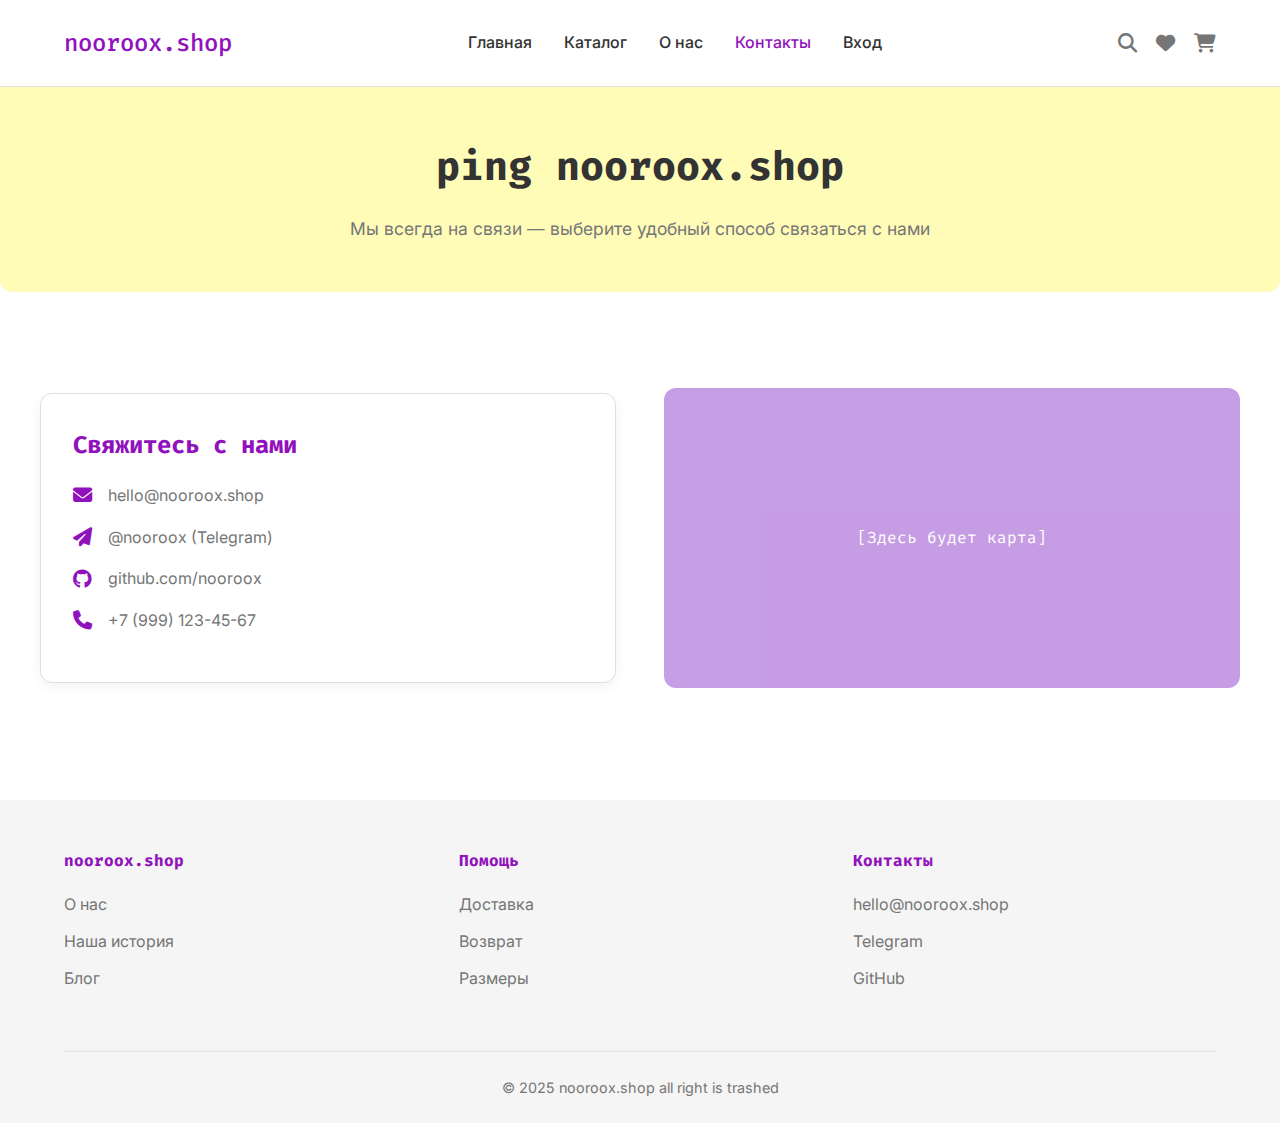
<file: contacts.html>
<!doctype html><html lang=ru><meta charset=UTF-8><meta name=viewport content="width=device-width,initial-scale=1"><title>Контакты - nooroox.shop</title><link rel=preconnect href=https://fonts.googleapis.com><link rel=preconnect href=https://fonts.gstatic.com crossorigin><link href="https://fonts.googleapis.com/css2?family=Fira+Code:wght@400;500&family=Inter:wght@300;400;500;600&display=swap" rel=stylesheet><link rel=stylesheet href=https://cdnjs.cloudflare.com/ajax/libs/font-awesome/6.4.0/css/all.min.css><link rel=stylesheet href=src/css/styles.css><header><div class="container header-content"><a href=index.html class=logo>nooroox.shop</a><nav><ul><li><a href=index.html>Главная</a><li><a href=catalog.html>Каталог</a><li><a href=about.html>О нас</a><li><a href=contacts.html style=color:var(--accent-primary)>Контакты</a><li><a href=auth.html>Вход</a></ul></nav><div class=header-actions><i class="fas fa-search"></i>
<i class="fas fa-heart"></i>
<i class="fas fa-shopping-cart"></i></div></div></header><section class=page-title><div class=container><h1>ping nooroox.shop</h1><p>Мы всегда на связи — выберите удобный способ связаться с нами</div></section><section class="contacts container"><div class=contacts-grid><div class=contact-card><h2>Свяжитесь с нами</h2><div class=contact-item><i class="fas fa-envelope"></i><span>hello@nooroox.shop</span></div><div class=contact-item><i class="fas fa-paper-plane"></i><span>@nooroox (Telegram)</span></div><div class=contact-item><i class="fab fa-github"></i><span>github.com/nooroox</span></div><div class=contact-item><i class="fas fa-phone"></i><span>+7 (999) 123-45-67</span></div></div><div class=map-placeholder>[Здесь будет карта]</div></div></section><footer><div class=container><div class=footer-content><div class=footer-column><h4>nooroox.shop</h4><ul><li><a href=about.html>О нас</a><li><a href=#>Наша история</a><li><a href=#>Блог</a></ul></div><div class=footer-column><h4>Помощь</h4><ul><li><a href=#>Доставка</a><li><a href=#>Возврат</a><li><a href=#>Размеры</a></ul></div><div class=footer-column><h4>Контакты</h4><ul><li><a href=mailto:hello@nooroox.shop>hello@nooroox.shop</a><li><a href=#>Telegram</a><li><a href=#>GitHub</a></ul></div></div><div class=copyright>© 2025 nooroox.shop all right is trashed</div></div></footer>
</file>
